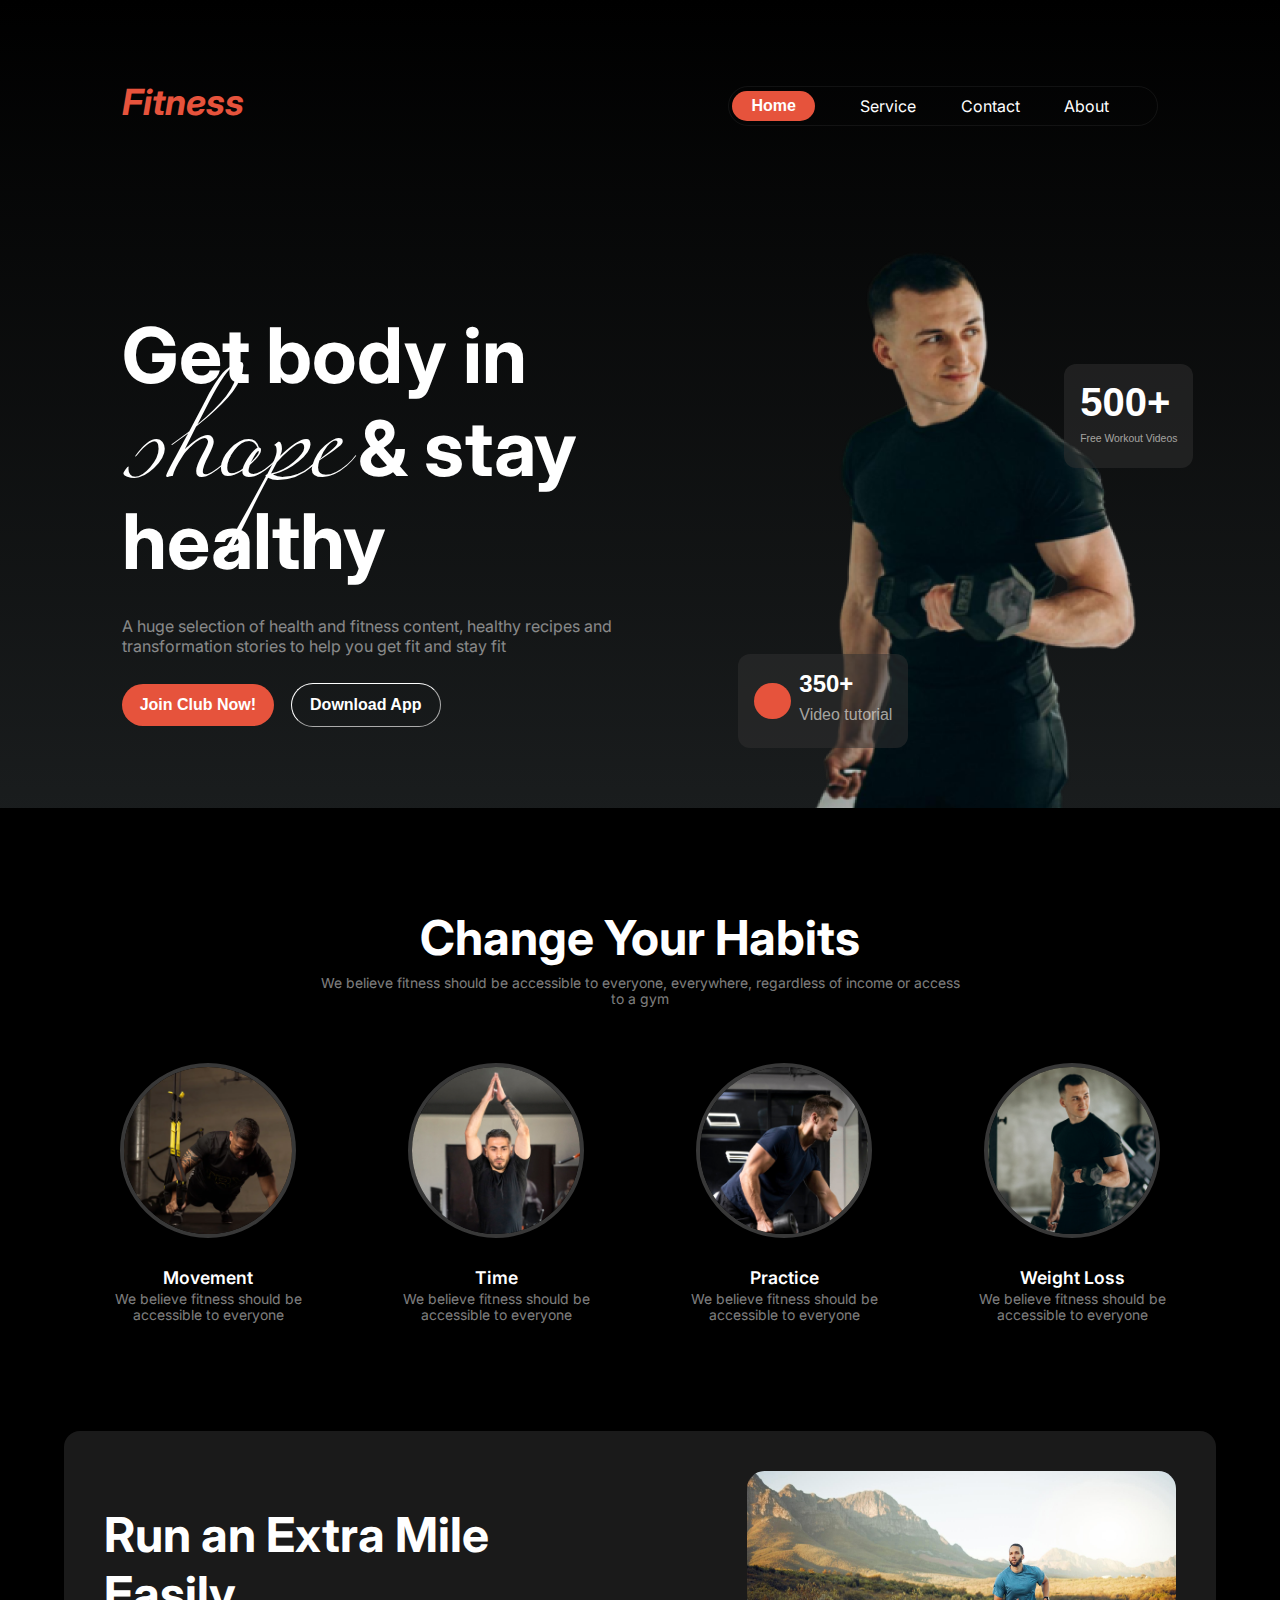
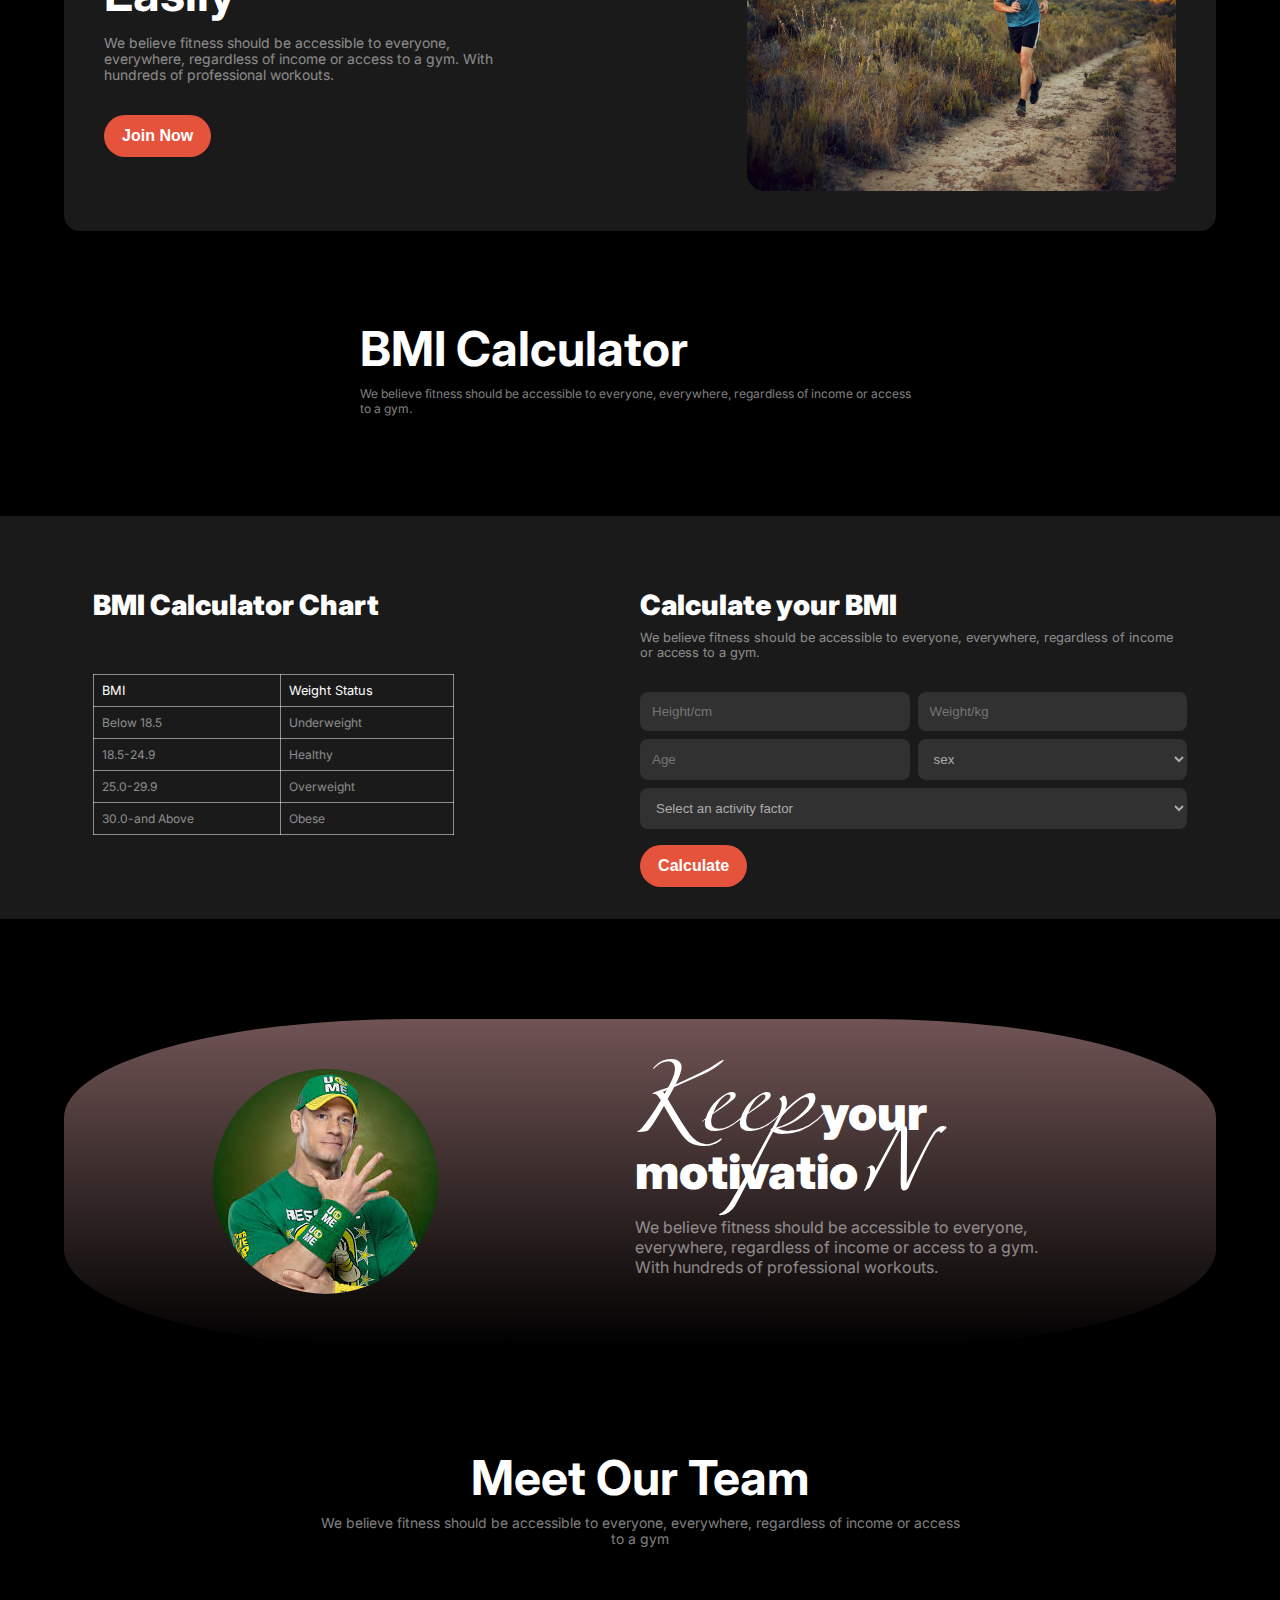
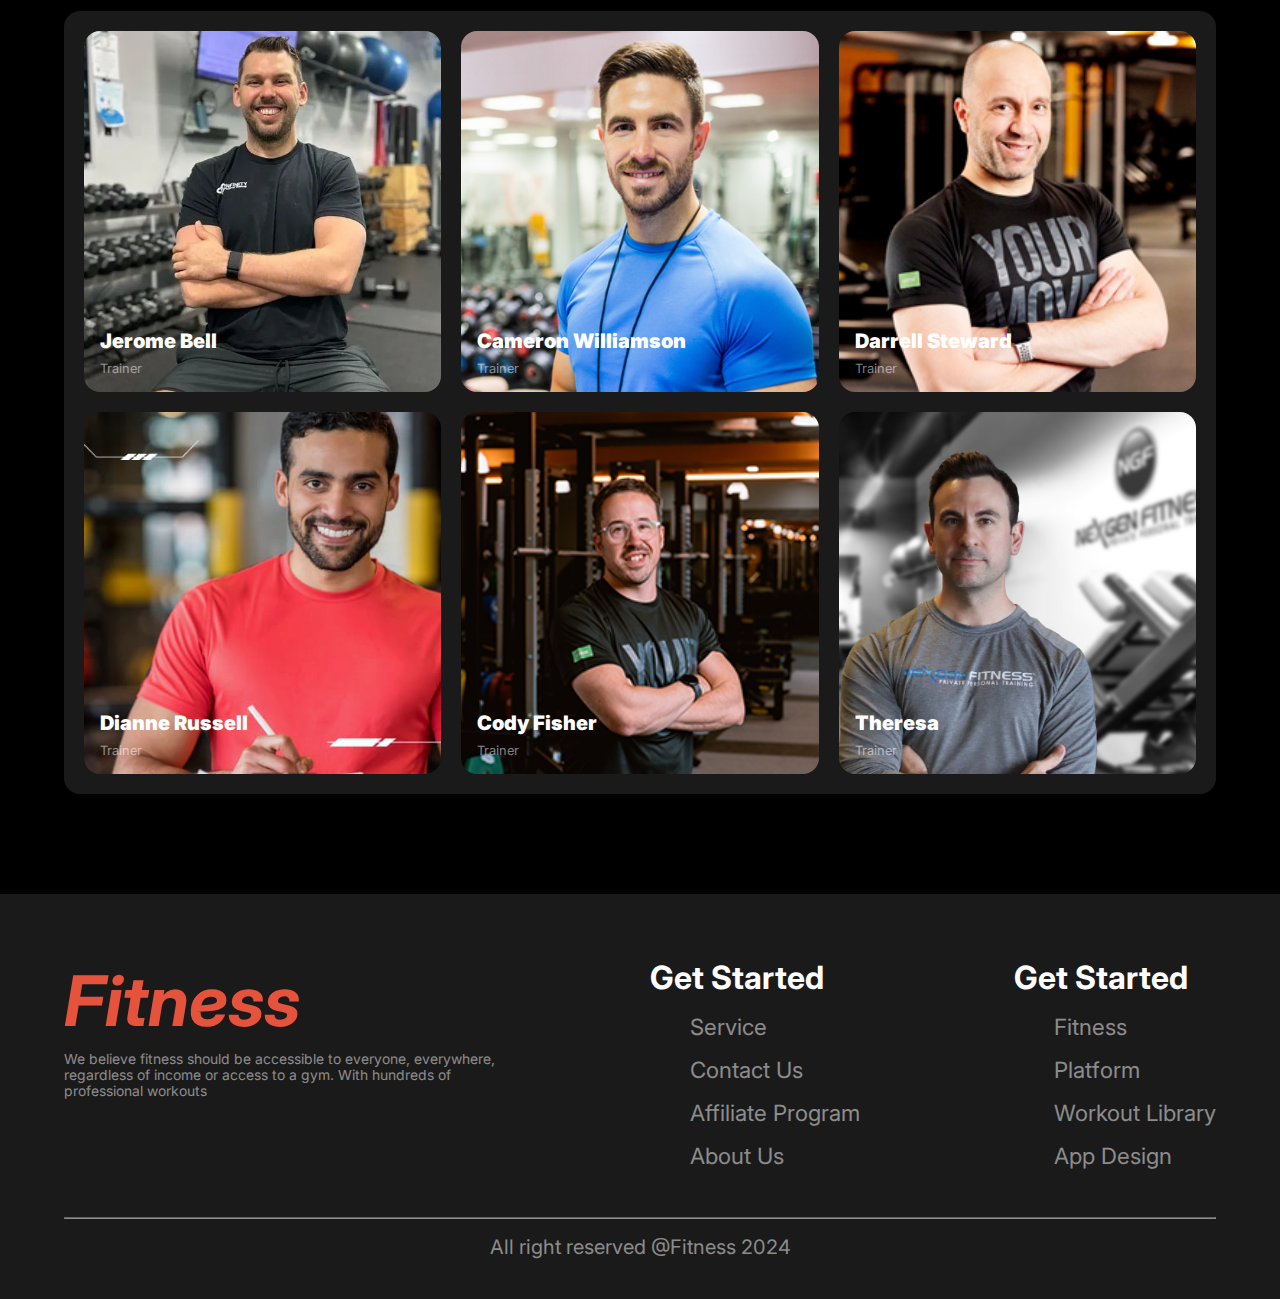
<file: index.html>
<!DOCTYPE html>
<html lang="en">
  <head>
    <meta charset="UTF-8" />
    <meta name="viewport" content="width=device-width, initial-scale=1.0" />
    <title>Second Assignment</title>
    <link rel="stylesheet" href="styles/style.css" />
  </head>

  <body class="inter-normal">
    <header class="header">
      <!-- navigation part -->
      <nav class="container">
        <div class="nav-bar display-flex container">
          <h3 class="nav-title orange"><i>Fitness</i></h3>
          <ul class="display-flex hidden-1">
            <li>
              <a href=""
                ><button class="primary-button home-btn">Home</button></a
              >
            </li>
            <li><a href=""> Service </a></li>
            <li><a href=""> Contact</a></li>
            <li><a href="">About</a></li>
          </ul>
          <div class="mobile-icon">
            <svg
              xmlns="http://www.w3.org/2000/svg"
              width="16"
              height="16"
              fill="currentColor"
              class="bi bi-blockquote-right"
              viewBox="0 0 16 16"
            >
              <path
                d="M2.5 3a.5.5 0 0 0 0 1h11a.5.5 0 0 0 0-1zm0 3a.5.5 0 0 0 0 1h6a.5.5 0 0 0 0-1zm0 3a.5.5 0 0 0 0 1h6a.5.5 0 0 0 0-1zm0 3a.5.5 0 0 0 0 1h11a.5.5 0 0 0 0-1zm10.113-5.373a7 7 0 0 0-.445-.275l.21-.352q.183.111.452.287.27.176.51.428.234.246.398.562.164.31.164.692 0 .54-.216.873-.217.328-.721.328-.322 0-.504-.211a.7.7 0 0 1-.188-.463q0-.345.211-.521.205-.182.569-.182h.281a1.7 1.7 0 0 0-.123-.498 1.4 1.4 0 0 0-.252-.37 2 2 0 0 0-.346-.298m-2.168 0A7 7 0 0 0 10 6.352L10.21 6q.183.111.452.287.27.176.51.428.234.246.398.562.164.31.164.692 0 .54-.216.873-.217.328-.721.328-.322 0-.504-.211a.7.7 0 0 1-.188-.463q0-.345.211-.521.206-.182.569-.182h.281a1.8 1.8 0 0 0-.117-.492 1.4 1.4 0 0 0-.258-.375 2 2 0 0 0-.346-.3z"
              />
            </svg>
          </div>
        </div>

        <!-- banner part -->
        <div class="container">
          <div class="banner display-flex">
            <div class="banner-container">
              <h1 class="banner-title white">
                Get body in<br /><span class="Miama">shape</span> & stay <br />
                healthy
              </h1>
              <p class="banner-description gray">
                A huge selection of health and fitness content, healthy recipes
                and transformation stories to help you get fit and stay fit
              </p>
              <div class="banner-btn">
                <button class="primary-button">Join Club Now!</button>
                <button class="Download-button">Download App</button>
              </div>
            </div>
            <div class="banner-images">
              <div class="banner-image">
                <img src="images/Images 2.png" alt="A man with dumbbell" />
              </div>
              <div class="btn-1">
                <button class="second-button orange-icon-btn video-count">
                  <span class="orange-icon"
                    ><div class="hidden show">
                      <svg
                        xmlns="http://www.w3.org/2000/svg"
                        width="30"
                        height="30"
                        fill="currentColor"
                        class="bi bi-play"
                        viewBox="0 0 16 16"
                      >
                        <path
                          d="M10.804 8 5 4.633v6.734zm.792-.696a.802.802 0 0 1 0 1.392l-6.363 3.692C4.713 12.69 4 12.345 4 11.692V4.308c0-.653.713-.998 1.233-.696z"
                        />
                      </svg></div
                  ></span>
                  <div>
                    <h4 id="t-numbers">350+</h4>
                    <p class="gray-1">Video tutorial</p>
                  </div>
                </button>
              </div>
              <div class="btn-2">
                <button class="second-button workout-count">
                  <h6 id="w-numbers">500+</h6>
                  <p class="gray-1 gray-2">Free Workout Videos</p>
                </button>
              </div>
            </div>
          </div>
        </div>
      </nav>
    </header>

    <!-- main-section -->
    <main>
      <!-- change your habits -->
      <section class="habit-container container">
        <div class="habit-head">
          <h1 class="habit-title white">Change Your Habits</h1>
          <p class="habit-description gray">
            We believe fitness should be accessible to everyone, everywhere,
            regardless of income or access to a gym
          </p>
        </div>
        <div class="habits display-flex">
          <div class="habit">
            <img src="images/image 3.png" alt="" />
            <h6 class="img-title white">Movement</h6>
            <p class="img-description gray">
              We believe fitness should be <br />
              accessible to everyone
            </p>
          </div>
          <div class="habit">
            <img src="images/image 2.png" alt="" />
            <h6 class="img-title white">Time</h6>
            <p class="img-description gray">
              We believe fitness should be<br />
              accessible to everyone
            </p>
          </div>
          <div class="habit">
            <img src="images/image 4.png" alt="" />
            <h6 class="img-title white">Practice</h6>
            <p class="img-description gray">
              We believe fitness should be<br />
              accessible to everyone
            </p>
          </div>
          <div class="habit">
            <img src="images/image 5.png" alt="" />
            <h6 class="img-title white">Weight Loss</h6>
            <p class="img-description gray">
              We believe fitness should be<br />
              accessible to everyone
            </p>
          </div>
        </div>
      </section>
      <!--  Run an Extra mile -->
      <section class="join-section">
        <div class="join display-flex container">
          <div class="join-now">
            <h1 class="join-title white">Run an Extra Mile Easily</h1>
            <p class="join-description gray">
              We believe fitness should be accessible to everyone, everywhere,
              regardless of income or access to a gym. With hundreds of
              professional workouts.
            </p>
            <button class="primary-button btn-style">Join Now</button>
          </div>
          <div class="join-image"><img src="images/run.jpg" alt="" /></div>
        </div>
      </section>

      <!-- BMI Calculator-->
      <section class="bmi-heading container">
        <div class="bmi-heading">
          <h1 class="bmi-title white">BMI Calculator</h1>
          <p class="bmi-description gray">
            We believe fitness should be accessible to everyone, everywhere,
            regardless of income or access to a gym.
          </p>
        </div>
      </section>
      <section class="BMI">
        <!-- BMI calculation -->
        <div class="calculate-bmi display-flex container">
          <div class="bmi-chart">
            <h3 class="chart-title white">BMI Calculator Chart</h3>
            <table class="bmi-chart-table">
              <tr class="table-header white">
                <th>BMI</th>
                <th>Weight Status</th>
              </tr>
              <tr class="gray">
                <td>Below 18.5</td>
                <td>Underweight</td>
              </tr>
              <tr class="gray">
                <td>18.5-24.9</td>
                <td>Healthy</td>
              </tr>
              <tr class="gray">
                <td>25.0-29.9</td>
                <td>Overweight</td>
              </tr>
              <tr class="gray">
                <td>30.0-and Above</td>
                <td>Obese</td>
              </tr>
            </table>
          </div>
          <div class="bmi-calculation-form">
            <div class="form-heading">
              <h3 class="form-title white">Calculate your BMI</h3>
              <p class="form-description gray">
                We believe fitness should be accessible to everyone, everywhere,
                regardless of income or access to a gym.
              </p>
            </div>

            <form action="">
              <div class="input-form">
                <input
                  class=""
                  type="number"
                  id="height"
                  size=""
                  placeholder="Height/cm"
                />

                <input
                  class=""
                  type="number"
                  id="Weight"
                  size=""
                  placeholder="Weight/kg"
                />
                <input
                  class=""
                  type="number"
                  id="age"
                  size=""
                  placeholder="Age"
                />
                <select name="" id="sex">
                  <option value="">sex</option>
                </select>
              </div>

              
              <select name="" id="activity factor">
                <option value="">Select an activity factor</option>
              </select>
            </form>
            <button class="primary-button form-btn">Calculate</button>
          </div>
        </div>
      </section>
      <!-- uniq one -->
      <section class="unique-one container">
        <div class="john-img"><img src="images/images.jpeg" alt="" /></div>
        <div class="motivation-description">
          <h1 class="unique-title white">
            <span class="Miama">Keep</span> your motivatio<span class="Miama-2"
              >N</span
            >
          </h1>
          <p class="unique-description gray">
            We believe fitness should be accessible to everyone, everywhere,
            regardless of income or access to a gym. With hundreds of
            professional workouts.
          </p>
        </div>
      </section>
      <!--  Meet Our Team -->
      <section class="team container">
        <div class="about-team">
          <h3 class="team-title white">Meet Our Team</h3>
          <p class="team-description gray">
            We believe fitness should be accessible to everyone, everywhere,
            regardless of income or access to a gym
          </p>
        </div>
        <div class="team-members">
          <div class="row">
            <div class="trainer-intro">
              <img src="images/trainer1.png" alt="" />
              <div class="t-d">
                <h6 class="name">Jerome Bell</h6>
                <p class="post">Trainer</p>
              </div>
            </div>
            <div class="trainer-intro">
              <img src="images/trainer2.png" alt="" />
              <div class="t-d">
                <h6 class="name">Cameron Williamson</h6>
                <p class="post">Trainer</p>
              </div>
            </div>
            <div class="trainer-intro">
              <img src="images/trainer3.png" alt="" />
              <div class="t-d">
                <h6 class="name">Darrell Steward</h6>
                <p class="post">Trainer</p>
              </div>
            </div>
            <div class="trainer-intro">
              <img src="images/trainer4.png" alt="" />
              <div class="t-d">
                <h6 class="name">Dianne Russell</h6>
                <p class="post">Trainer</p>
              </div>
            </div>
            <div class="trainer-intro">
              <img src="images/trainer5.png" alt="" />
              <div class="t-d">
                <h6 class="name">Cody Fisher</h6>
                <p class="post">Trainer</p>
              </div>
            </div>
            <div class="trainer-intro">
              <img src="images/trainer6.png" alt="" />
              <div class="t-d">
                <h6 class="name">Theresa</h6>
                <p class="post">Trainer</p>
              </div>
            </div>
          </div>
        </div>
      </section>
    </main>

    <!-- footer section -->
    <footer>
      <section class="footer container">
        <div class="main-footer display-flex">
          <div class="footer-element">
            <h2 class="brand-name orange"><i>Fitness</i></h2>
            <p class="footer-description gray">
              We believe fitness should be accessible to everyone, everywhere,
              regardless of income or access to a gym. With hundreds of
              professional workouts
            </p>
          </div>
          <div class="footer-element">
            <h4 class="contacts-title white">Get Started</h4>
            <ul>
              <li><a href="">Service</a></li>
              <li><a href="">Contact Us</a></li>
              <li><a href="">Affiliate Program</a></li>
              <li><a href="">About Us</a></li>
            </ul>
          </div>
          <div class="footer-element">
            <h4 class="contacts-title white">Get Started</h4>
            <ul>
              <li><a href="">Fitness</a></li>
              <li><a href="">Platform</a></li>
              <li><a href="">Workout Library</a></li>
              <li><a href="">App Design</a></li>
            </ul>
          </div>
        </div>
        <hr />
        <p class="copyrights gray">All right reserved @Fitness 2024</p>
      </section>
    </footer>
  </body>
</html>
</file>
<file: styles/style.css>
@import url("https://fonts.googleapis.com/css2?family=Inter:wght@100..900&display=swap");

@font-face {
  font-family: myFont;
  src: url(../Miama.ttf);
}
h1,
h2,
h3,
h4,
h5,
h6,
p {
  margin-bottom: 0.5rem;
}

.inter-normal {
  font-family: "Inter", sans-serif;
  font-optical-sizing: auto;
  font-style: normal;
  font-variation-settings: "slnt" 0;
}

/* default-styles */
* {
  margin: 0;
  box-sizing: border-box;
}
body {
  background-color: black;
}
main section {
  margin-top: 100px;
}

footer {
  margin-top: 100px;
}

.container {
  width: 90%;
  margin-left: auto;
  margin-right: auto;
}

/* shared styles */
.display-flex {
  display: flex;
}

.white {
  color: #ffffff;
  font-size: 3rem;
}

.gray {
  color: rgba(255, 255, 255, 0.5);
  font-size: 0.87rem;
}

.orange {
  color: #e6533c;
}

.primary-button {
  background-color: #e6533c;
  font-weight: 600;
  font-size: 1rem;
  padding: 0.75rem 1.13rem;
  border-radius: 2.5rem;
  border-style: none;
  color: #ffffff;
}
.btn-style {
  font-weight: 600;
}

.header {
  /* background-color: rgba(17, 17, 17, 1); */
  background-image: linear-gradient(black, rgba(51, 57, 59, 0.5));
  padding-top: 5rem;
  margin-bottom: 100px;
}

/* navigation */

.nav-title {
  font-size: 2.25rem;
}

.nav-bar {
  justify-content: space-between;
  align-items: center;
  margin: 0 auto;
}
nav ul {
  align-items: center;
  border: 1px solid rgba(92, 92, 92, 0.171);
  border-radius: 2.2rem;
  padding-left: 0.1rem;
  padding-right: 0.1rem;
  padding: 0.2rem;
 
}

nav ul li {
  list-style: none;
  margin-right: 2.8rem;
  
}

nav li a {
  text-decoration: none;
  color: #ffffff;
}
.home-btn{
  padding: 0.4rem 1.2rem;
}

/* nav end */

/* banner styles */
.banner {
  justify-content: space-between;
  /* height: 36.25rem; */
  margin-top: 6rem;
  align-items: center;
}
.banner-container {
  width: 50%;
}
.banner-images {
  width: 50%;
}
.banner-image {
  display: flex;
  justify-content: end;
  align-items: center;
}
.banner-title {
  font-weight: black;
  font-size: 4.8rem;
  margin-bottom: 1.7rem;
}
.banner-description {
  font-weight: 400;
  font-size: 1rem;
  margin-bottom: 1.7rem;
}

.Miama {
  font-family: myFont;
  font-weight: normal;
  font-size: 10rem;
  display: inline-block;
  line-height: 12px;
}

.Download-button {
  font-weight: 600;
  font-size: 1rem;
  padding: 0.75rem 1.13rem;
  border-radius: 2.5rem;
  color: #ffffff;
  border-width: 1px;
  border-color: #ffffff;
  margin-left: 0.8rem;
  background: none;
}

.second-button {
 padding: 1rem;
  border-radius: 0.75rem;
  color: #ffffff;
  border-color: #ffffff;
  background-color: rgba(48, 48, 48, 0.54);
  border-style: none;
  position: absolute;
}
.workout-count {
  right: -35px;
  bottom: 340px;
}
.video-count {
  right: 250px;
  bottom: 60px;
}

.gray-1 {
  font-weight: 400;
  font-size: 1rem;
  color: rgba(239, 237, 232, 0.65);
  background-color: rgba(48, 48, 48, 0.01);
}
.gray-2 {
  font-size: 0.65rem;
  background-color: rgba(48, 48, 48, 0);
}
#w-numbers {
  font-weight: black;
  font-size: 2.5rem;
  text-align: start;
  background-color: rgba(48, 48, 48, 0.01);
}
#t-numbers {
  font-weight: black;
  font-size: 1.5rem;
  text-align: start;
  background-color: rgba(48, 48, 48, 0.01);
}

.orange-icon {
  width: 2.3rem;
  height: 2.3rem;
  display: flex;
  align-items: center;
  justify-content: center;
  background-color: #e6533c;
  border-radius: 50%;
  
}

.orange-icon-btn {
  display: flex;
  align-items: center;
  gap: 0.5rem;
}

.btn-1 {
  position: relative;
 
  
}
.btn-2 {
  position: relative;

 }

 
/* banner ends */

/* main start */

/* habit section starts */
.habit-head {
  max-width: 40rem;
  text-align: center;
  margin-left: auto;
  margin-right: auto;
}

.habit-title {
  margin-top: 1rem;
}
.habit-description {
  margin-bottom: 3.5rem;
}

.habits {
  justify-content: space-between;
}

.habits img {
  max-width: 11rem;
  border-radius: 50%;
  border: 4px solid rgb(56, 56, 56);
}
.habit {
  width: 25%;
  display: flex;
  justify-content: space-around;
  flex-direction: column;
  align-items: center;
}

.img-title {
  font-weight: 600;
  font-size: 1.1rem;
  text-align: center;
  margin-top: 1.8rem;
  margin-bottom: 0.2rem;
}
.img-description {
  text-align: center;
}
/* habit section end */

/* Run an Extra mile starts */

.join-now {
  
  width: 40%;
}
.join-image img {
  height: 100%;
  width: 100%;
  border-radius: 1.1rem;
}
.join-image {
  height: 20rem;
  width: 40%;
}

.join {
  background-color: rgba(255, 255, 255, 0.1);
  border-radius: 1rem;
  justify-content: space-between;
  align-items: center;
  padding: 2.5rem;
}

.join-description {
  margin-bottom: 2rem;
}
.join-title {
  margin-bottom: 0.8rem;
}
/* Run an Extra mile end */

/* bmi start */
.BMI {
  background-color: rgba(255, 255, 255, 0.1);
  padding: 2rem;
}

.calculate-bmi {
  justify-content: space-between;
  /* align-items: center; */
  margin-top: 2.5rem;
}
.bmi-heading {
  text-align: start;
  max-width: 35rem;
  margin: 0 auto;
  margin-top: 5.5rem;
}
.bmi-calculation-form {
  width: 50%;
}
.chart-title {
  font-weight: 900;
  font-size: 1.75rem;
}

.bmi-description {
  font-size: 0.75rem;
  font-weight: normal;
  margin-top: 3px;
}
.bmi-chart {
  width: 33%;
}

.bmi-chart-table th {
  font-size: 0.8rem;
  font-weight: 400;
  text-align: start;
  border: 1px solid rgba(255, 255, 255, 0.5);
  padding: 0.5rem;
}
.bmi-chart-table {
  border-collapse: collapse;
  margin-top: 3.25rem;
  width: 100%;
}

.bmi-chart-table td {
  font-size: 12px;
  text-align: start;
  border: 1px solid;
  padding: 0.5rem;
}
.input-form{
margin-bottom: 0.5rem;
}
.form-heading {
  max-width: 36rem;
  margin-bottom: 2rem;
}
.form-title {
  font-size: 1.75rem;
  font-weight: 900;
  margin-bottom: 0.5rem;
}
.form-description {
  font-weight: normal;
  font-size: 0.8rem;
}
.form-btn {
  font-size: 1rem;
  font-weight: 600;
  margin-top: 1rem;
}

/* bmi end */

/* uniq section start */
.unique-one {
  display: flex;
  justify-content: space-around;
  align-items: center;
  background-image: linear-gradient(rgba(224, 168, 168, 0.5), black);
  border-radius: 30%;
  padding: 50px;
}
.motivation-description {
  max-width: 27rem;
}
.unique-description {
  font-size: 1rem;
  color: rgba(255, 255, 255, 0.5);
  margin-top: 1rem;
}
.unique-title {
  font-weight: 900;
  font-size: 3rem;
}
.john-img img {
  /* max-width: 20rem; */
  border-radius: 50%;
}
.Miama-2 {
  font-family: myFont;
  font-weight: normal;
  font-size: 9rem;
  display: inline-block;
  line-height: 12px;
}
/* uniq section end */

/* Meet Our Team start */
.name {
  color: white;
  font-weight: 900;
  font-size: 1.25rem;
}
.post {
  color: rgba(255, 255, 255, 0.5);
  font-size: 0.8rem;
}
.about-team {
  max-width: 40rem;
  text-align: center;
  margin: 0 auto;
  margin-bottom: 4rem;
}
.trainer-intro img {
  height: 100%;
  width: 100%;
  border-radius: 1rem;
  object-fit: cover;
}
.trainer-intro {
  position: relative;
}
.t-d {
  position: absolute;
  bottom: 8px;
  left: 16px;
}

.row {
  display: grid;
  grid-template-columns: repeat(3, minmax(0, 1fr));
  gap: 1.25rem;
}

.team-members {
  background-color: rgba(255, 255, 255, 0.1);
  border-radius: 1rem;
  padding: 1.25rem;
}

/* Meet Our Team end */

/* footers styles */

footer {
  background-color: rgba(255, 255, 255, 0.1);
}
.footer {
  padding-top: 4rem;
  padding-bottom: 2rem;
  margin: 0 auto;
}
.brand-name{
  font-size: 4.37rem;
}
.footer-element ul {
  list-style: none;
}
.footer-element ul li{
  margin-bottom: 1rem;
}
.footer-element li a {
  text-decoration: none;
  color: rgba(255, 255, 255, 0.5);
  font-size: 1.35rem;
  font-weight: normal;
  font-size: 1.4rem;
}

.main-footer {
  justify-content: space-between;
  margin-bottom: 2rem;
}
.footer-element {
  max-width: 27rem;
}
.contacts-title {
  font-weight: 700;
  font-size: 2rem;
  margin-bottom: 1rem;
}
hr {
  border-color: rgba(255, 255, 255, 0.5);
}
.copyrights {
  text-align: center;
  font-weight: normal;
  font-size: 1.25rem;
  margin-top: 1rem;
}
.input-form {
  display: grid;
  grid-template-columns: repeat(2, minmax(0, 1fr));
  gap: 0.5rem;
}

.input-form input,
select {
  padding: 0.75rem;
  border-radius: 8px;
  background: rgba(255, 255, 255, 0.1);
  border: none;
  color: rgba(255, 255, 255, 0.6);
  width: 100%;
}
.input::placeholder {
  color: rgba(255, 255, 255, 0.6);
}
input:focus,
select:focus {
  outline: 2px solid black;
}

.mobile-icon {
  display: none;
}
.hidden {
  display: none;
}
/* responsive */

@media only screen and (max-width: 576px) {
  .hidden-1 {
    display: none;
  }
  .mobile-icon {
    display: block;
    color: #ffffff;
  }
  .banner {
    display: grid;
    grid-template-columns: repeat(1, minmax(0, 1fr));
  }
  .banner-title {
    font-size: 3rem;
  }
  .Miama {
    font-size: 8rem;
  }
  .Miama-2 {
    font-size: 6rem;
  }
  .show{
    display: block;
  }
  .banner-container {
    width: 100%;
  }
  .banner-btn {
    display: flex;
  }

  .banner-images {
    width: 100%;
  }
  .banner {
    margin-top: 2rem;
  }
  .gray-1{
    text-align: start;
  }
  .workout-count {
    right: -21px;
    bottom: 400px;
  }
  .video-count {
    right: 200px;
    bottom: 230px;

  }
  .habits {
    flex-direction: column;

  }

  .habit {
    width: 100%;
    margin-top: 1rem;
  }

  

  .join {
    flex-direction: column;
  }
  .join-image {
    height: 12.5rem;
  }
  .join-now {
    width: 100%;
    margin-bottom: 2rem;
  }

  .join-image {
    width: 100%;
  }
  .btn-style {
    width: 100%;
  }
  .calculate-bmi {
    flex-direction: column;
  }
  .bmi-calculation-form {
    width: 100%;
  }
  .bmi-chart {
    width: 100%;
    margin-bottom: 2rem;
  }
  .bmi-chart-table {
    width: 100%;
  }
  .row {
    grid-template-columns: repeat(1, minmax(0, 1fr));
  }
  .unique-one {
    display: flex;
    flex-direction: column;
    text-align: center;
  }
  .john-img {
    margin-bottom: 2rem;
  }

  .join-section {
    margin-top: 1.5rem;
  }
  .habit-container {
    margin-top: -5.5rem;
  }
  .bmi-heading {
    margin-top: 2rem;
  }
  .BMI {
    margin-top: 1.5rem;
  }
  .unique-one {
    margin-top: 1.5rem;
  }
  .team {
    margin-top: 3rem;
  }
  .team-members {
    margin-top: -2rem;
  }

  footer {
    margin-top: 4rem;
  }
  .main-footer {
    display: flex;
    flex-direction: column;
    gap: 2rem;
  }
  .copyrights{
    text-align: start;
  }

}
</file>
